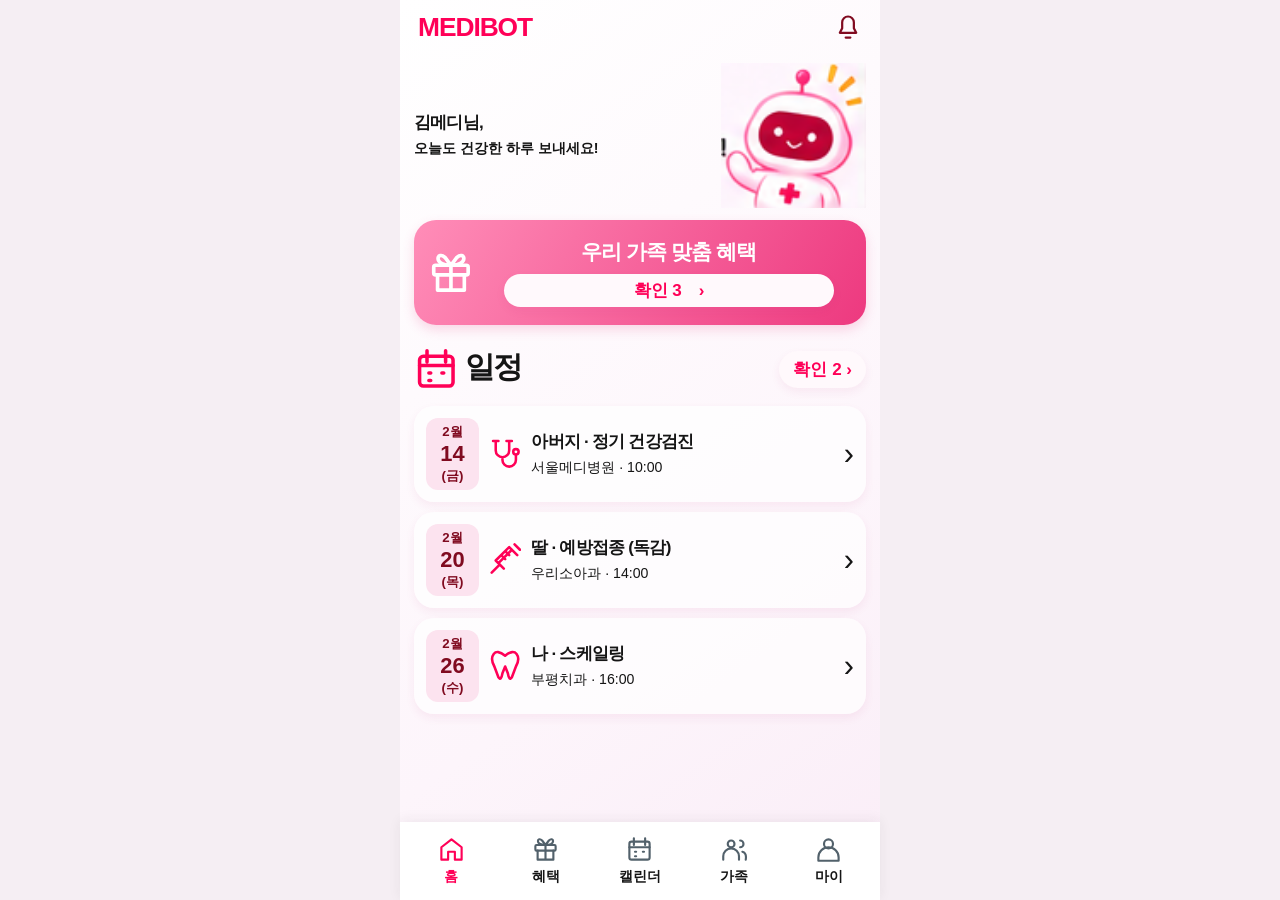
<file: index.html>
<!doctype html><html lang="ko"><head><meta charset="utf-8"><meta name="viewport" content="width=device-width, initial-scale=1, viewport-fit=cover"><title>MEDIBOT | MEDIBOT</title><link rel="stylesheet" href="css/common.css"><link rel="stylesheet" href="css/main.css"></head><body><div class="app"><header><h1>MEDIBOT</h1><span class="header-icon"><svg class="icon" viewBox="0 0 24 24" fill="none" stroke="currentColor" stroke-width="1.9" stroke-linecap="round" stroke-linejoin="round" aria-hidden="true"><path d="M5 17h14l-2-4V8a5 5 0 0 0-10 0v5zM10 21h4"/></svg></span></header><main><!-- 화면별 콘텐츠: 아래 텍스트와 이미지 경로를 수정하세요. --><section class="hello"><div><b>김메디님,</b><small>오늘도 건강한 하루 보내세요!</small></div><div class="image-slot"><img src="images/main.png" alt="메디봇 캐릭터"></div></section><a class="benefit-banner" href="benefits.html"><svg class="icon" viewBox="0 0 24 24" fill="none" stroke="currentColor" stroke-width="1.9" stroke-linecap="round" stroke-linejoin="round" aria-hidden="true"><rect x="3" y="8" width="18" height="5" rx="1"/><path d="M5 13v8h14v-8M12 8v13M12 8C2 8 5 0 9 4l3 4c10 0 7-8 3-4z"/></svg><div class="grow"><b>우리 가족 맞춤 혜택</b><span class="pill">확인 3　›</span></div></a><section><div class="section-title"><h2><svg class="icon" viewBox="0 0 24 24" fill="none" stroke="currentColor" stroke-width="1.9" stroke-linecap="round" stroke-linejoin="round" aria-hidden="true"><rect x="3" y="5" width="18" height="16" rx="2"/><path d="M7 2v6M17 2v6M3 10h18M8 14h1m6 0h1m-8 4h1"/></svg> 일정</h2><a class="pill" href="calendar.html">확인 2 ›</a></div><article class="tile schedule"><div class="date">2월<strong>14</strong>(금)</div><svg class="icon" viewBox="0 0 24 24" fill="none" stroke="currentColor" stroke-width="1.9" stroke-linecap="round" stroke-linejoin="round" aria-hidden="true"><path d="M5 3v7a5 5 0 0 0 10 0V3M3 3h4m6 0h4M10 15v2a5 5 0 0 0 10 0v-3"/><circle cx="20" cy="11" r="2"/></svg><div class="grow"><b>아버지 · 정기 건강검진</b><small>서울메디병원 · 10:00</small></div><span class="arrow">›</span></article><article class="tile schedule"><div class="date">2월<strong>20</strong>(목)</div><svg class="icon" viewBox="0 0 24 24" fill="none" stroke="currentColor" stroke-width="1.9" stroke-linecap="round" stroke-linejoin="round" aria-hidden="true"><path d="m15 3 6 6M17 5 7 15l-2-2L15 3M5 13l6 6M7 17l-5 5M19 1l4 4M10 10l2 2m1-5 2 2"/></svg><div class="grow"><b>딸 · 예방접종 (독감)</b><small>우리소아과 · 14:00</small></div><span class="arrow">›</span></article><article class="tile schedule"><div class="date">2월<strong>26</strong>(수)</div><svg class="icon" viewBox="0 0 24 24" fill="none" stroke="currentColor" stroke-width="1.9" stroke-linecap="round" stroke-linejoin="round" aria-hidden="true"><path d="M12 5C4-2 0 6 4 13l3 8q2 3 3-3l2-5 2 5q1 6 3 3l3-8c4-7 0-15-8-8z"/></svg><div class="grow"><b>나 · 스케일링</b><small>부평치과 · 16:00</small></div><span class="arrow">›</span></article></section></main><nav aria-label="하단 메뉴"><a href="index.html" aria-current="page"><svg class="icon" viewBox="0 0 24 24" fill="none" stroke="currentColor" stroke-width="1.9" stroke-linecap="round" stroke-linejoin="round" aria-hidden="true"><path d="M3 10 12 3l9 7v11h-6v-7H9v7H3z"/></svg><span>홈</span></a><a href="benefits.html" ><svg class="icon" viewBox="0 0 24 24" fill="none" stroke="currentColor" stroke-width="1.9" stroke-linecap="round" stroke-linejoin="round" aria-hidden="true"><rect x="3" y="8" width="18" height="5" rx="1"/><path d="M5 13v8h14v-8M12 8v13M12 8C2 8 5 0 9 4l3 4c10 0 7-8 3-4z"/></svg><span>혜택</span></a><a href="calendar.html" ><svg class="icon" viewBox="0 0 24 24" fill="none" stroke="currentColor" stroke-width="1.9" stroke-linecap="round" stroke-linejoin="round" aria-hidden="true"><rect x="3" y="5" width="18" height="16" rx="2"/><path d="M7 2v6M17 2v6M3 10h18M8 14h1m6 0h1m-8 4h1"/></svg><span>캘린더</span></a><a href="family.html" ><svg class="icon" viewBox="0 0 24 24" fill="none" stroke="currentColor" stroke-width="1.9" stroke-linecap="round" stroke-linejoin="round" aria-hidden="true"><circle cx="9" cy="7" r="3"/><path d="M2 21v-3a7 7 0 0 1 14 0v3M17 4a3 3 0 0 1 0 6m2 4q4 1 3 7"/></svg><span>가족</span></a><a href="my.html" ><svg class="icon" viewBox="0 0 24 24" fill="none" stroke="currentColor" stroke-width="1.9" stroke-linecap="round" stroke-linejoin="round" aria-hidden="true"><circle cx="12" cy="7" r="4"/><path d="M3 22v-3a9 9 0 0 1 18 0v3z"/></svg><span>마이</span></a></nav></div></body></html>
</file>
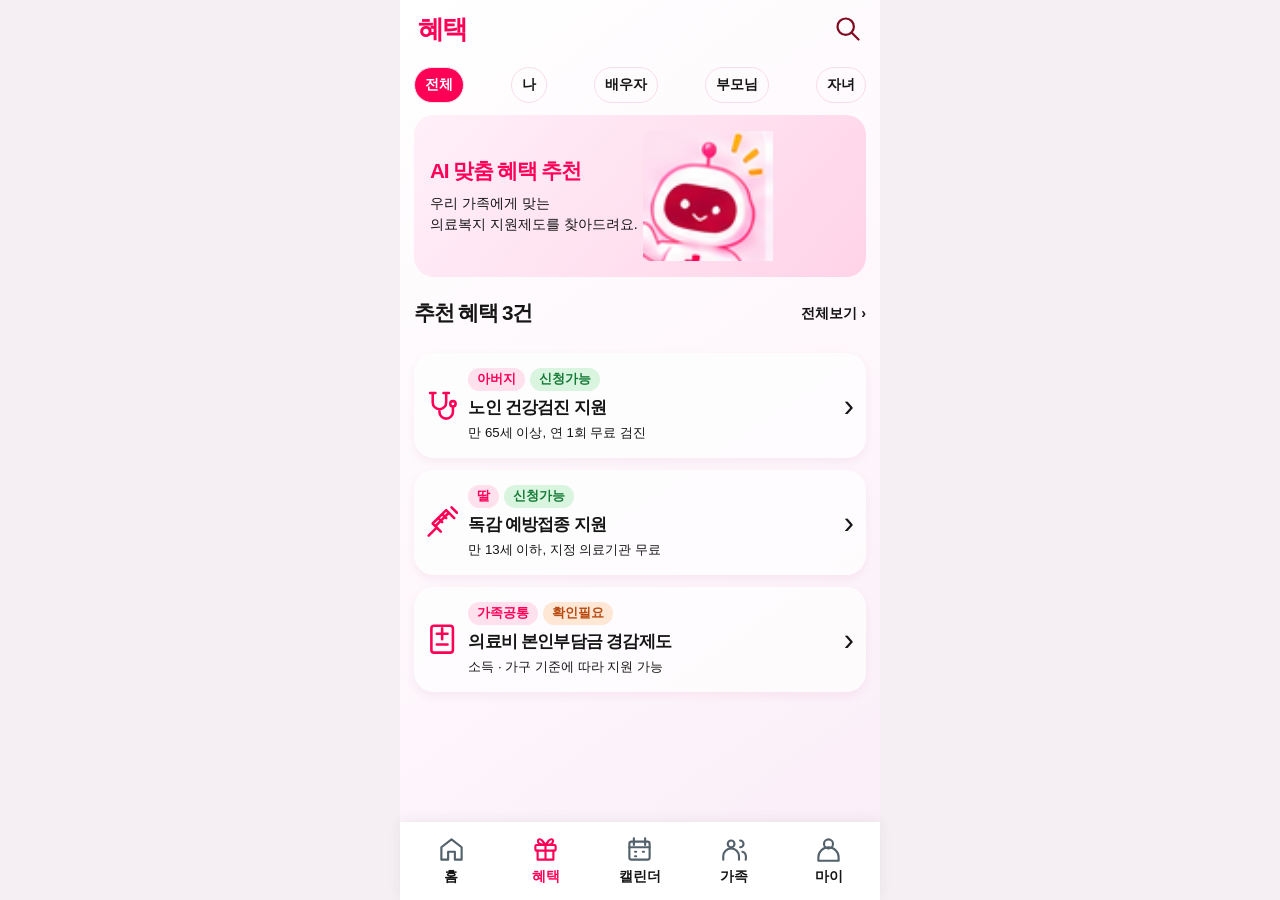
<file: benefits.html>
<!doctype html><html lang="ko"><head><meta charset="utf-8"><meta name="viewport" content="width=device-width, initial-scale=1, viewport-fit=cover"><title>MEDIBOT | 혜택</title><link rel="stylesheet" href="css/common.css"><link rel="stylesheet" href="css/benefits.css"></head><body><div class="app"><header><h1>혜택</h1><span class="header-icon"><svg class="icon" viewBox="0 0 24 24" fill="none" stroke="currentColor" stroke-width="1.9" stroke-linecap="round" stroke-linejoin="round" aria-hidden="true"><circle cx="10" cy="10" r="7"/><path d="m15 15 6 6"/></svg></span></header><main><!-- 화면별 콘텐츠: 아래 텍스트와 이미지 경로를 수정하세요. --><div class="filters"><span class="selected">전체</span><span>나</span><span>배우자</span><span>부모님</span><span>자녀</span></div><section class="recommend"><div><h2>AI 맞춤 혜택 추천</h2><small>우리 가족에게 맞는<br>의료복지 지원제도를 찾아드려요.</small></div><div class="image-slot"><img src="images/benefits.png" alt="메디봇 캐릭터"></div></section><div class="section-title"><h2>추천 혜택 3건</h2><span>전체보기 ›</span></div><article class="tile benefit"><svg class="icon" viewBox="0 0 24 24" fill="none" stroke="currentColor" stroke-width="1.9" stroke-linecap="round" stroke-linejoin="round" aria-hidden="true"><path d="M5 3v7a5 5 0 0 0 10 0V3M3 3h4m6 0h4M10 15v2a5 5 0 0 0 10 0v-3"/><circle cx="20" cy="11" r="2"/></svg><div class="grow"><div class="tags"><span>아버지</span><span class="ok">신청가능</span></div><b>노인 건강검진 지원</b><small>만 65세 이상, 연 1회 무료 검진</small></div><span class="arrow">›</span></article><article class="tile benefit"><svg class="icon" viewBox="0 0 24 24" fill="none" stroke="currentColor" stroke-width="1.9" stroke-linecap="round" stroke-linejoin="round" aria-hidden="true"><path d="m15 3 6 6M17 5 7 15l-2-2L15 3M5 13l6 6M7 17l-5 5M19 1l4 4M10 10l2 2m1-5 2 2"/></svg><div class="grow"><div class="tags"><span>딸</span><span class="ok">신청가능</span></div><b>독감 예방접종 지원</b><small>만 13세 이하, 지정 의료기관 무료</small></div><span class="arrow">›</span></article><article class="tile benefit"><svg class="icon" viewBox="0 0 24 24" fill="none" stroke="currentColor" stroke-width="1.9" stroke-linecap="round" stroke-linejoin="round" aria-hidden="true"><rect x="4" y="2" width="16" height="20" rx="2"/><path d="M8 8h8m-4-4v8m-4 4h8"/></svg><div class="grow"><div class="tags"><span>가족공통</span><span class="check">확인필요</span></div><b>의료비 본인부담금 경감제도</b><small>소득 · 가구 기준에 따라 지원 가능</small></div><span class="arrow">›</span></article></main><nav aria-label="하단 메뉴"><a href="index.html" ><svg class="icon" viewBox="0 0 24 24" fill="none" stroke="currentColor" stroke-width="1.9" stroke-linecap="round" stroke-linejoin="round" aria-hidden="true"><path d="M3 10 12 3l9 7v11h-6v-7H9v7H3z"/></svg><span>홈</span></a><a href="benefits.html" aria-current="page"><svg class="icon" viewBox="0 0 24 24" fill="none" stroke="currentColor" stroke-width="1.9" stroke-linecap="round" stroke-linejoin="round" aria-hidden="true"><rect x="3" y="8" width="18" height="5" rx="1"/><path d="M5 13v8h14v-8M12 8v13M12 8C2 8 5 0 9 4l3 4c10 0 7-8 3-4z"/></svg><span>혜택</span></a><a href="calendar.html" ><svg class="icon" viewBox="0 0 24 24" fill="none" stroke="currentColor" stroke-width="1.9" stroke-linecap="round" stroke-linejoin="round" aria-hidden="true"><rect x="3" y="5" width="18" height="16" rx="2"/><path d="M7 2v6M17 2v6M3 10h18M8 14h1m6 0h1m-8 4h1"/></svg><span>캘린더</span></a><a href="family.html" ><svg class="icon" viewBox="0 0 24 24" fill="none" stroke="currentColor" stroke-width="1.9" stroke-linecap="round" stroke-linejoin="round" aria-hidden="true"><circle cx="9" cy="7" r="3"/><path d="M2 21v-3a7 7 0 0 1 14 0v3M17 4a3 3 0 0 1 0 6m2 4q4 1 3 7"/></svg><span>가족</span></a><a href="my.html" ><svg class="icon" viewBox="0 0 24 24" fill="none" stroke="currentColor" stroke-width="1.9" stroke-linecap="round" stroke-linejoin="round" aria-hidden="true"><circle cx="12" cy="7" r="4"/><path d="M3 22v-3a9 9 0 0 1 18 0v3z"/></svg><span>마이</span></a></nav></div></body></html>
</file>
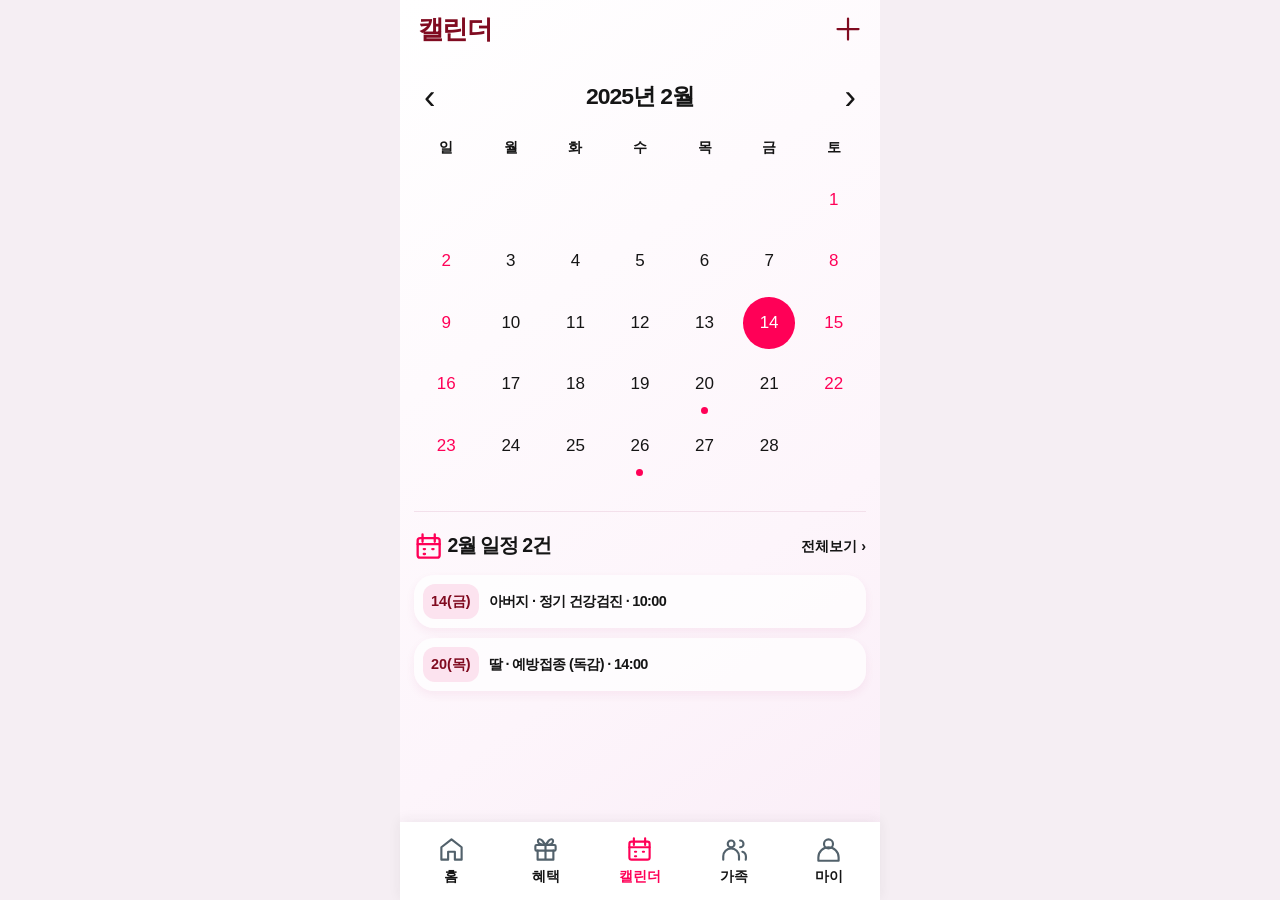
<file: calendar.html>
<!doctype html><html lang="ko"><head><meta charset="utf-8"><meta name="viewport" content="width=device-width, initial-scale=1, viewport-fit=cover"><title>MEDIBOT | 캘린더</title><link rel="stylesheet" href="css/common.css"><link rel="stylesheet" href="css/calendar.css"></head><body><div class="app"><header><h1>캘린더</h1><span class="header-icon"><svg class="icon" viewBox="0 0 24 24" fill="none" stroke="currentColor" stroke-width="1.9" stroke-linecap="round" stroke-linejoin="round" aria-hidden="true"><path d="M12 3v18M3 12h18"/></svg></span></header><main><!-- 화면별 콘텐츠: 아래 텍스트와 이미지 경로를 수정하세요. --><div class="month"><span>‹</span><b>2025년 2월</b><span>›</span></div><div class="week"><span>일</span><span>월</span><span>화</span><span>수</span><span>목</span><span>금</span><span>토</span></div><div class="days"><span></span><span></span><span></span><span></span><span></span><span></span><span class="day  ">1</span><span class="day  ">2</span><span class="day  ">3</span><span class="day  ">4</span><span class="day  ">5</span><span class="day  ">6</span><span class="day  ">7</span><span class="day  ">8</span><span class="day  ">9</span><span class="day  ">10</span><span class="day  ">11</span><span class="day  ">12</span><span class="day  ">13</span><span class="day today ">14</span><span class="day  ">15</span><span class="day  ">16</span><span class="day  ">17</span><span class="day  ">18</span><span class="day  ">19</span><span class="day  event">20</span><span class="day  ">21</span><span class="day  ">22</span><span class="day  ">23</span><span class="day  ">24</span><span class="day  ">25</span><span class="day  event">26</span><span class="day  ">27</span><span class="day  ">28</span></div><section class="calendar-list"><div class="section-title"><h2><svg class="icon" viewBox="0 0 24 24" fill="none" stroke="currentColor" stroke-width="1.9" stroke-linecap="round" stroke-linejoin="round" aria-hidden="true"><rect x="3" y="5" width="18" height="16" rx="2"/><path d="M7 2v6M17 2v6M3 10h18M8 14h1m6 0h1m-8 4h1"/></svg> 2월 일정 2건</h2><span>전체보기 ›</span></div><article class="tile"><span class="date">14(금)</span><b>아버지 · 정기 건강검진 · 10:00</b></article><article class="tile"><span class="date">20(목)</span><b>딸 · 예방접종 (독감) · 14:00</b></article></section></main><nav aria-label="하단 메뉴"><a href="index.html" ><svg class="icon" viewBox="0 0 24 24" fill="none" stroke="currentColor" stroke-width="1.9" stroke-linecap="round" stroke-linejoin="round" aria-hidden="true"><path d="M3 10 12 3l9 7v11h-6v-7H9v7H3z"/></svg><span>홈</span></a><a href="benefits.html" ><svg class="icon" viewBox="0 0 24 24" fill="none" stroke="currentColor" stroke-width="1.9" stroke-linecap="round" stroke-linejoin="round" aria-hidden="true"><rect x="3" y="8" width="18" height="5" rx="1"/><path d="M5 13v8h14v-8M12 8v13M12 8C2 8 5 0 9 4l3 4c10 0 7-8 3-4z"/></svg><span>혜택</span></a><a href="calendar.html" aria-current="page"><svg class="icon" viewBox="0 0 24 24" fill="none" stroke="currentColor" stroke-width="1.9" stroke-linecap="round" stroke-linejoin="round" aria-hidden="true"><rect x="3" y="5" width="18" height="16" rx="2"/><path d="M7 2v6M17 2v6M3 10h18M8 14h1m6 0h1m-8 4h1"/></svg><span>캘린더</span></a><a href="family.html" ><svg class="icon" viewBox="0 0 24 24" fill="none" stroke="currentColor" stroke-width="1.9" stroke-linecap="round" stroke-linejoin="round" aria-hidden="true"><circle cx="9" cy="7" r="3"/><path d="M2 21v-3a7 7 0 0 1 14 0v3M17 4a3 3 0 0 1 0 6m2 4q4 1 3 7"/></svg><span>가족</span></a><a href="my.html" ><svg class="icon" viewBox="0 0 24 24" fill="none" stroke="currentColor" stroke-width="1.9" stroke-linecap="round" stroke-linejoin="round" aria-hidden="true"><circle cx="12" cy="7" r="4"/><path d="M3 22v-3a9 9 0 0 1 18 0v3z"/></svg><span>마이</span></a></nav></div></body></html>
</file>
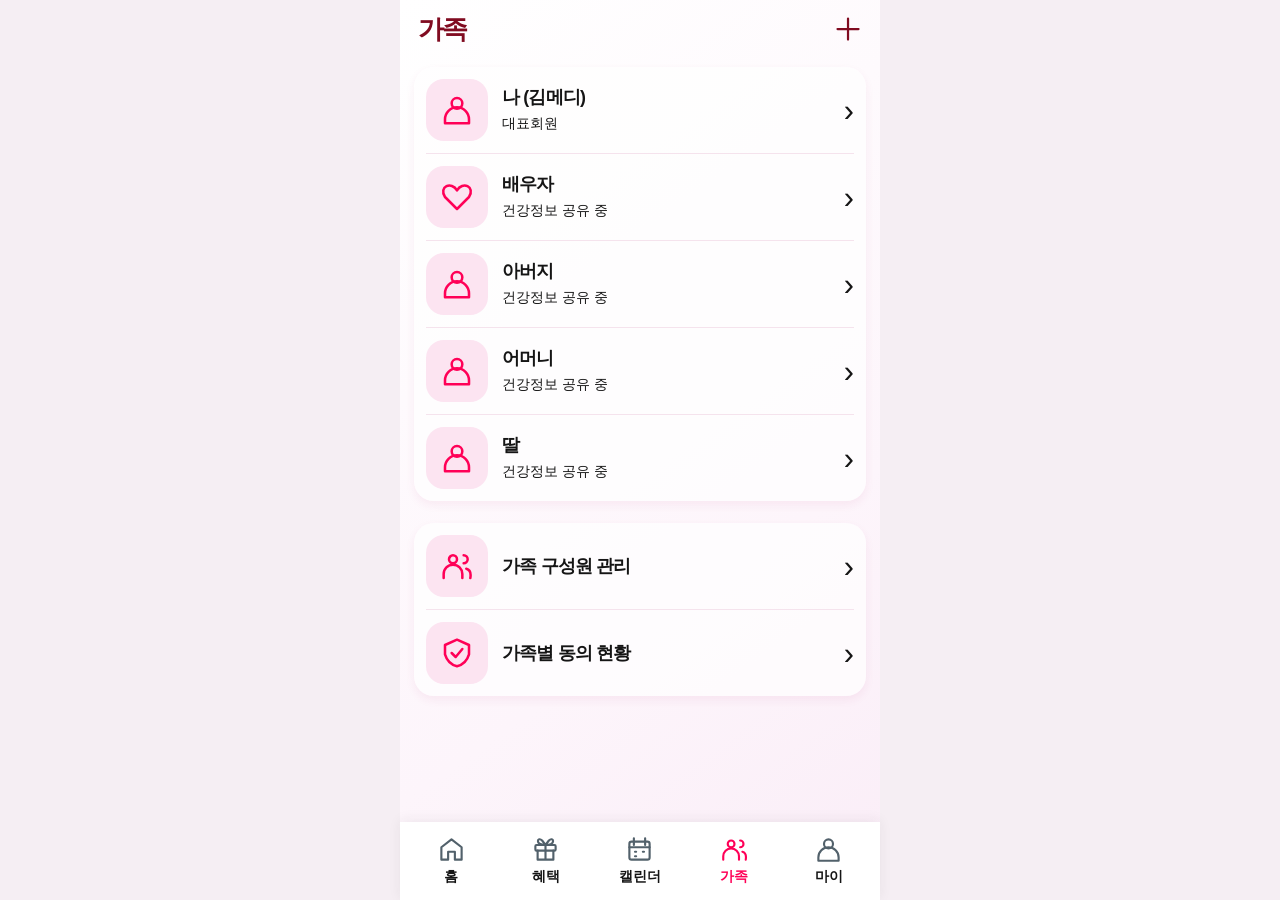
<file: family.html>
<!doctype html><html lang="ko"><head><meta charset="utf-8"><meta name="viewport" content="width=device-width, initial-scale=1, viewport-fit=cover"><title>MEDIBOT | 가족</title><link rel="stylesheet" href="css/common.css"><link rel="stylesheet" href="css/family.css"></head><body><div class="app"><header><h1>가족</h1><span class="header-icon"><svg class="icon" viewBox="0 0 24 24" fill="none" stroke="currentColor" stroke-width="1.9" stroke-linecap="round" stroke-linejoin="round" aria-hidden="true"><path d="M12 3v18M3 12h18"/></svg></span></header><main><!-- 화면별 콘텐츠: 아래 텍스트와 이미지 경로를 수정하세요. --><section class="menu-card"><div class="menu-row"><span class="menu-icon"><svg class="icon" viewBox="0 0 24 24" fill="none" stroke="currentColor" stroke-width="1.9" stroke-linecap="round" stroke-linejoin="round" aria-hidden="true"><circle cx="12" cy="7" r="4"/><path d="M3 22v-3a9 9 0 0 1 18 0v3z"/></svg></span><div class="grow"><b>나 (김메디)</b><small>대표회원</small></div><span class="arrow">›</span></div><div class="menu-row"><span class="menu-icon"><svg class="icon" viewBox="0 0 24 24" fill="none" stroke="currentColor" stroke-width="1.9" stroke-linecap="round" stroke-linejoin="round" aria-hidden="true"><path d="M12 21 3 12C-2 4 8 0 12 7c4-7 14-3 9 5z"/></svg></span><div class="grow"><b>배우자</b><small>건강정보 공유 중</small></div><span class="arrow">›</span></div><div class="menu-row"><span class="menu-icon"><svg class="icon" viewBox="0 0 24 24" fill="none" stroke="currentColor" stroke-width="1.9" stroke-linecap="round" stroke-linejoin="round" aria-hidden="true"><circle cx="12" cy="7" r="4"/><path d="M3 22v-3a9 9 0 0 1 18 0v3z"/></svg></span><div class="grow"><b>아버지</b><small>건강정보 공유 중</small></div><span class="arrow">›</span></div><div class="menu-row"><span class="menu-icon"><svg class="icon" viewBox="0 0 24 24" fill="none" stroke="currentColor" stroke-width="1.9" stroke-linecap="round" stroke-linejoin="round" aria-hidden="true"><circle cx="12" cy="7" r="4"/><path d="M3 22v-3a9 9 0 0 1 18 0v3z"/></svg></span><div class="grow"><b>어머니</b><small>건강정보 공유 중</small></div><span class="arrow">›</span></div><div class="menu-row"><span class="menu-icon"><svg class="icon" viewBox="0 0 24 24" fill="none" stroke="currentColor" stroke-width="1.9" stroke-linecap="round" stroke-linejoin="round" aria-hidden="true"><circle cx="12" cy="7" r="4"/><path d="M3 22v-3a9 9 0 0 1 18 0v3z"/></svg></span><div class="grow"><b>딸</b><small>건강정보 공유 중</small></div><span class="arrow">›</span></div></section><section class="menu-card"><div class="menu-row"><span class="menu-icon"><svg class="icon" viewBox="0 0 24 24" fill="none" stroke="currentColor" stroke-width="1.9" stroke-linecap="round" stroke-linejoin="round" aria-hidden="true"><circle cx="9" cy="7" r="3"/><path d="M2 21v-3a7 7 0 0 1 14 0v3M17 4a3 3 0 0 1 0 6m2 4q4 1 3 7"/></svg></span><div class="grow"><b>가족 구성원 관리</b></div><span class="arrow">›</span></div><div class="menu-row"><span class="menu-icon"><svg class="icon" viewBox="0 0 24 24" fill="none" stroke="currentColor" stroke-width="1.9" stroke-linecap="round" stroke-linejoin="round" aria-hidden="true"><path d="m12 2 9 4v7q-2 7-9 9-7-2-9-9V6zM8 12l3 3 5-6"/></svg></span><div class="grow"><b>가족별 동의 현황</b></div><span class="arrow">›</span></div></section></main><nav aria-label="하단 메뉴"><a href="index.html" ><svg class="icon" viewBox="0 0 24 24" fill="none" stroke="currentColor" stroke-width="1.9" stroke-linecap="round" stroke-linejoin="round" aria-hidden="true"><path d="M3 10 12 3l9 7v11h-6v-7H9v7H3z"/></svg><span>홈</span></a><a href="benefits.html" ><svg class="icon" viewBox="0 0 24 24" fill="none" stroke="currentColor" stroke-width="1.9" stroke-linecap="round" stroke-linejoin="round" aria-hidden="true"><rect x="3" y="8" width="18" height="5" rx="1"/><path d="M5 13v8h14v-8M12 8v13M12 8C2 8 5 0 9 4l3 4c10 0 7-8 3-4z"/></svg><span>혜택</span></a><a href="calendar.html" ><svg class="icon" viewBox="0 0 24 24" fill="none" stroke="currentColor" stroke-width="1.9" stroke-linecap="round" stroke-linejoin="round" aria-hidden="true"><rect x="3" y="5" width="18" height="16" rx="2"/><path d="M7 2v6M17 2v6M3 10h18M8 14h1m6 0h1m-8 4h1"/></svg><span>캘린더</span></a><a href="family.html" aria-current="page"><svg class="icon" viewBox="0 0 24 24" fill="none" stroke="currentColor" stroke-width="1.9" stroke-linecap="round" stroke-linejoin="round" aria-hidden="true"><circle cx="9" cy="7" r="3"/><path d="M2 21v-3a7 7 0 0 1 14 0v3M17 4a3 3 0 0 1 0 6m2 4q4 1 3 7"/></svg><span>가족</span></a><a href="my.html" ><svg class="icon" viewBox="0 0 24 24" fill="none" stroke="currentColor" stroke-width="1.9" stroke-linecap="round" stroke-linejoin="round" aria-hidden="true"><circle cx="12" cy="7" r="4"/><path d="M3 22v-3a9 9 0 0 1 18 0v3z"/></svg><span>마이</span></a></nav></div></body></html>
</file>
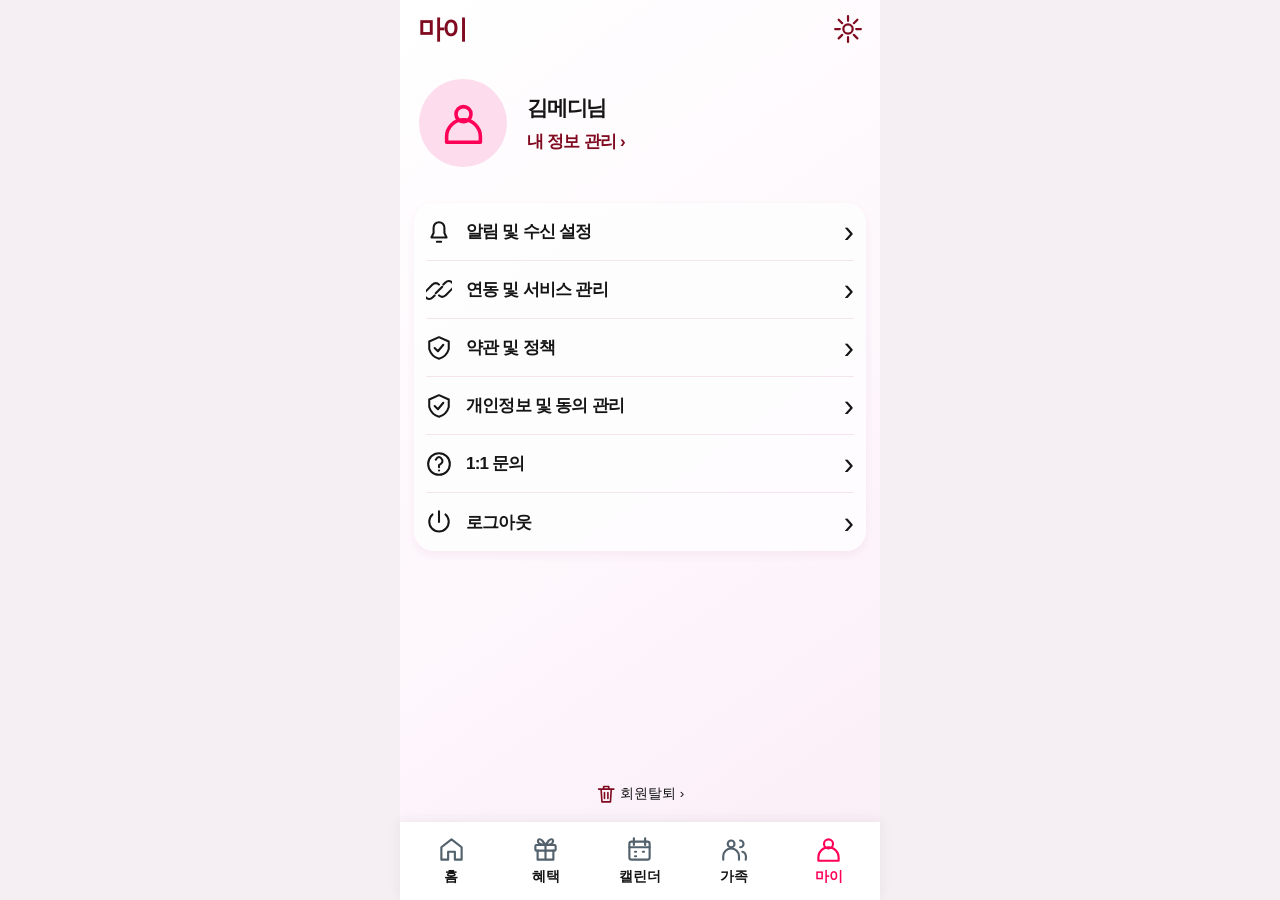
<file: my.html>
<!doctype html><html lang="ko"><head><meta charset="utf-8"><meta name="viewport" content="width=device-width, initial-scale=1, viewport-fit=cover"><title>MEDIBOT | 마이</title><link rel="stylesheet" href="css/common.css"><link rel="stylesheet" href="css/my.css"></head><body><div class="app"><header><h1>마이</h1><span class="header-icon"><svg class="icon" viewBox="0 0 24 24" fill="none" stroke="currentColor" stroke-width="1.9" stroke-linecap="round" stroke-linejoin="round" aria-hidden="true"><circle cx="12" cy="12" r="4"/><path d="M12 1v4m0 14v4M1 12h4m14 0h4M4 4l3 3m10 10 3 3M4 20l3-3M17 7l3-3"/></svg></span></header><main><!-- 화면별 콘텐츠: 아래 텍스트와 이미지 경로를 수정하세요. --><section class="profile"><span class="avatar"><svg class="icon" viewBox="0 0 24 24" fill="none" stroke="currentColor" stroke-width="1.9" stroke-linecap="round" stroke-linejoin="round" aria-hidden="true"><circle cx="12" cy="7" r="4"/><path d="M3 22v-3a9 9 0 0 1 18 0v3z"/></svg></span><div><h2>김메디님</h2><b>내 정보 관리 ›</b></div></section><section class="menu-card"><div class="menu-row"><span class="menu-icon"><svg class="icon" viewBox="0 0 24 24" fill="none" stroke="currentColor" stroke-width="1.9" stroke-linecap="round" stroke-linejoin="round" aria-hidden="true"><path d="M5 17h14l-2-4V8a5 5 0 0 0-10 0v5zM10 21h4"/></svg></span><div class="grow"><b>알림 및 수신 설정</b></div><span class="arrow">›</span></div><div class="menu-row"><span class="menu-icon"><svg class="icon" viewBox="0 0 24 24" fill="none" stroke="currentColor" stroke-width="1.9" stroke-linecap="round" stroke-linejoin="round" aria-hidden="true"><path d="m9 15 6-6M8 17l-2 2a4 4 0 0 1-6-6l6-6a4 4 0 0 1 6 0m0 10a4 4 0 0 0 6 0l6-6a4 4 0 0 0-6-6l-2 2"/></svg></span><div class="grow"><b>연동 및 서비스 관리</b></div><span class="arrow">›</span></div><div class="menu-row"><span class="menu-icon"><svg class="icon" viewBox="0 0 24 24" fill="none" stroke="currentColor" stroke-width="1.9" stroke-linecap="round" stroke-linejoin="round" aria-hidden="true"><path d="m12 2 9 4v7q-2 7-9 9-7-2-9-9V6zM8 12l3 3 5-6"/></svg></span><div class="grow"><b>약관 및 정책</b></div><span class="arrow">›</span></div><div class="menu-row"><span class="menu-icon"><svg class="icon" viewBox="0 0 24 24" fill="none" stroke="currentColor" stroke-width="1.9" stroke-linecap="round" stroke-linejoin="round" aria-hidden="true"><path d="m12 2 9 4v7q-2 7-9 9-7-2-9-9V6zM8 12l3 3 5-6"/></svg></span><div class="grow"><b>개인정보 및 동의 관리</b></div><span class="arrow">›</span></div><div class="menu-row"><span class="menu-icon"><svg class="icon" viewBox="0 0 24 24" fill="none" stroke="currentColor" stroke-width="1.9" stroke-linecap="round" stroke-linejoin="round" aria-hidden="true"><circle cx="12" cy="12" r="10"/><path d="M9 8q3-5 6 0 1 3-3 5v2m0 3h.1"/></svg></span><div class="grow"><b>1:1 문의</b></div><span class="arrow">›</span></div><div class="menu-row"><span class="menu-icon"><svg class="icon" viewBox="0 0 24 24" fill="none" stroke="currentColor" stroke-width="1.9" stroke-linecap="round" stroke-linejoin="round" aria-hidden="true"><path d="M12 2v10M6 5a9 9 0 1 0 12 0"/></svg></span><div class="grow"><b>로그아웃</b></div><span class="arrow">›</span></div></section><div class="withdraw"><svg class="icon" viewBox="0 0 24 24" fill="none" stroke="currentColor" stroke-width="1.9" stroke-linecap="round" stroke-linejoin="round" aria-hidden="true"><path d="M3 6h18M9 6V3h6v3M6 6l1 15h10l1-15M10 10v7m4-7v7"/></svg> 회원탈퇴 ›</div></main><nav aria-label="하단 메뉴"><a href="index.html" ><svg class="icon" viewBox="0 0 24 24" fill="none" stroke="currentColor" stroke-width="1.9" stroke-linecap="round" stroke-linejoin="round" aria-hidden="true"><path d="M3 10 12 3l9 7v11h-6v-7H9v7H3z"/></svg><span>홈</span></a><a href="benefits.html" ><svg class="icon" viewBox="0 0 24 24" fill="none" stroke="currentColor" stroke-width="1.9" stroke-linecap="round" stroke-linejoin="round" aria-hidden="true"><rect x="3" y="8" width="18" height="5" rx="1"/><path d="M5 13v8h14v-8M12 8v13M12 8C2 8 5 0 9 4l3 4c10 0 7-8 3-4z"/></svg><span>혜택</span></a><a href="calendar.html" ><svg class="icon" viewBox="0 0 24 24" fill="none" stroke="currentColor" stroke-width="1.9" stroke-linecap="round" stroke-linejoin="round" aria-hidden="true"><rect x="3" y="5" width="18" height="16" rx="2"/><path d="M7 2v6M17 2v6M3 10h18M8 14h1m6 0h1m-8 4h1"/></svg><span>캘린더</span></a><a href="family.html" ><svg class="icon" viewBox="0 0 24 24" fill="none" stroke="currentColor" stroke-width="1.9" stroke-linecap="round" stroke-linejoin="round" aria-hidden="true"><circle cx="9" cy="7" r="3"/><path d="M2 21v-3a7 7 0 0 1 14 0v3M17 4a3 3 0 0 1 0 6m2 4q4 1 3 7"/></svg><span>가족</span></a><a href="my.html" aria-current="page"><svg class="icon" viewBox="0 0 24 24" fill="none" stroke="currentColor" stroke-width="1.9" stroke-linecap="round" stroke-linejoin="round" aria-hidden="true"><circle cx="12" cy="7" r="4"/><path d="M3 22v-3a9 9 0 0 1 18 0v3z"/></svg><span>마이</span></a></nav></div></body></html>
</file>
<file: css/common.css>
/* 공통 색상, 화면 크기 및 하단 메뉴 */
:root{--pink:#ff0057;--wine:#800b20;--soft:#fce3ef;--ink:#151515;--shadow:0 4px 10px #b82c6b12;--nav:78px}*{box-sizing:border-box}body{margin:0;font-family:Arial,'Malgun Gothic','Apple SD Gothic Neo',sans-serif;color:var(--ink);background:#f5eef3;font-size:clamp(13px,3.7vw,17px)}.app{max-width:480px;margin:auto;min-height:100vh;min-height:100dvh;display:flex;flex-direction:column;background:linear-gradient(145deg,#fff 0%,#fdf5fb 65%,#faedf7 100%);position:relative}header{display:flex;align-items:center;justify-content:space-between;padding:12px 18px 8px;color:var(--wine)}h1,h2,p{margin:0}h1{font-size:1.55em;letter-spacing:-.06em}h2{font-size:1.22em;letter-spacing:-.06em}main{padding:12px 14px calc(var(--nav) + 18px + env(safe-area-inset-bottom));flex:1;display:flex;flex-direction:column;gap:12px;min-width:0}a{color:inherit;text-decoration:none}.icon{width:1.5em;height:1.5em;flex:none;vertical-align:middle}.header-icon{font-size:1.1em}.grow{flex:1;min-width:0}small{display:block;font-size:.83em;line-height:1.5;margin-top:4px}b{letter-spacing:-.045em;overflow-wrap:anywhere}.tile,.menu-card{background:#ffffffb8;border-radius:20px;box-shadow:var(--shadow)}.tile{display:flex;align-items:center;gap:10px;padding:12px;margin-bottom:10px;min-width:0}.tile>.icon{color:var(--pink);width:1.9em;height:1.9em}.arrow{font-size:1.8em;line-height:1;flex:none}.section-title{display:flex;align-items:center;justify-content:space-between;gap:8px;margin:10px 0 14px}.section-title .icon{color:var(--pink)}.section-title>span{font-size:.85em;font-weight:bold}.pill{display:inline-block;background:#fff9fc;color:var(--pink);font-weight:bold;border-radius:30px;padding:7px 14px;box-shadow:var(--shadow);white-space:nowrap}.image-slot{flex:none;overflow:hidden;display:grid;place-items:center;aspect-ratio:1/1}.image-slot img{width:100%;height:100%;object-fit:contain;display:block}nav{position:fixed;z-index:10;bottom:0;left:50%;transform:translateX(-50%);width:min(100%,480px);min-height:var(--nav);padding:9px 4px calc(9px + env(safe-area-inset-bottom));background:#fff;display:grid;grid-template-columns:repeat(5,minmax(0,1fr));box-shadow:0 -2px 12px #3331}nav a{display:flex;flex-direction:column;align-items:center;justify-content:center;gap:5px;font-size:.8em;font-weight:bold;white-space:nowrap}nav .icon{width:27px;height:27px;color:#52616b}nav a[aria-current=page],nav a[aria-current=page] .icon{color:var(--pink)}.menu-card{padding:0 12px}.menu-row{display:flex;align-items:center;gap:14px;padding:12px 0;border-bottom:1px solid #f5e3ed}.menu-row:last-child{border:0}.menu-icon{display:grid;place-items:center;flex:none}.date{background:var(--soft);color:var(--wine);border-radius:12px;font-weight:bold;text-align:center;padding:8px;flex:none}@media(max-width:340px){main{padding-inline:9px}.tile{gap:6px;padding:9px}.menu-row{gap:9px}.pill{padding:6px 9px}}@media(orientation:landscape) and (max-height:500px){:root{--nav:58px}nav .icon{width:21px;height:21px}nav{padding-top:4px;padding-bottom:4px}}
</file>
<file: css/main.css>
/* 홈: 캐릭터 이미지는 images/main.png 교체 가능 */
header h1{color:var(--pink);letter-spacing:-.04em}.hello{display:flex;align-items:center;justify-content:space-between;gap:5px;min-height:125px}.hello .image-slot{width:36%;max-width:145px}.hello small{font-weight:bold}.benefit-banner{display:flex;align-items:center;gap:12px;padding:18px 14px;background:linear-gradient(120deg,#ff8db8,#ed397f);color:white;border-radius:22px;box-shadow:0 5px 12px #e44b8833}.benefit-banner>.icon{width:2.7em;height:2.7em}.benefit-banner .grow{text-align:center}.benefit-banner b{font-size:1.25em;display:block;margin-bottom:8px}.benefit-banner .pill{width:90%;padding:5px}.section-title h2{font-size:1.75em}.schedule .date{min-width:53px;font-size:.78em;padding:5px}.schedule .date strong{display:block;font-size:1.65em}.schedule{min-height:85px}.schedule small{white-space:normal}
</file>
<file: css/benefits.css>
header h1{color:var(--pink)}.filters{display:flex;gap:5px;justify-content:space-between}.filters span{border:1px solid #f9dce9;border-radius:30px;padding:8px 10px;font-size:.8em;font-weight:bold;white-space:nowrap}.filters .selected{background:var(--pink);color:white}.recommend{display:flex;align-items:center;background:linear-gradient(130deg,#fff0f8,#ffd3e8);border-radius:20px;padding:16px;gap:5px}.recommend h2{color:var(--pink);margin-bottom:8px}.recommend .image-slot{width:33%;max-width:130px}.tags{display:flex;gap:5px;margin-bottom:5px;flex-wrap:wrap}.tags span{font-size:.76em;border-radius:20px;padding:3px 9px;background:#ffe0ed;color:var(--pink);font-weight:bold}.tags .ok{background:#d9f5df;color:#157a36}.tags .check{background:#ffe7d5;color:#b94b12}.benefit{min-height:105px;margin-bottom:0}.benefit small{font-size:.78em}
</file>
<file: css/calendar.css>
.month{display:flex;justify-content:space-between;align-items:center;font-size:1.35em;padding:10px}.month span{font-size:1.5em}.week,.days{display:grid;grid-template-columns:repeat(7,minmax(0,1fr));text-align:center;align-items:center}.week{font-weight:bold;font-size:.85em}.days span{aspect-ratio:1.05;display:grid;place-items:center;position:relative}.days span:nth-child(7n+1),.days span:nth-child(7n){color:var(--pink)}.days .today{background:var(--pink);color:white;border-radius:50%;width:80%;aspect-ratio:1;margin:auto}.event:after{content:'';position:absolute;bottom:1px;width:7px;height:7px;border-radius:50%;background:var(--pink)}.calendar-list{border-top:1px solid #f3e0eb;margin-top:22px;padding-top:10px}.calendar-list .tile{font-size:.85em;padding:9px;gap:10px}.calendar-list .date{white-space:nowrap}.calendar-list h2{font-size:1.15em}
</file>
<file: css/family.css>
.menu-icon{background:#fce4f1;color:var(--pink);border-radius:18px;width:62px;height:62px}.menu-icon .icon{width:32px;height:32px}.menu-card{margin-bottom:10px}.menu-row b{font-size:1.05em}
</file>
<file: css/my.css>
.profile{display:flex;align-items:center;gap:20px;padding:12px 5px 24px}.profile b{color:var(--wine);display:block;margin-top:8px}.avatar{display:grid;place-items:center;background:#fcdced;color:var(--pink);width:88px;height:88px;border-radius:50%;flex:none}.avatar .icon{width:45px;height:45px}.menu-row{min-height:58px}.menu-icon .icon{width:26px;height:26px}.withdraw{margin-top:auto;text-align:center;padding-top:30px;font-size:.8em}.withdraw .icon{color:var(--wine)}
</file>
